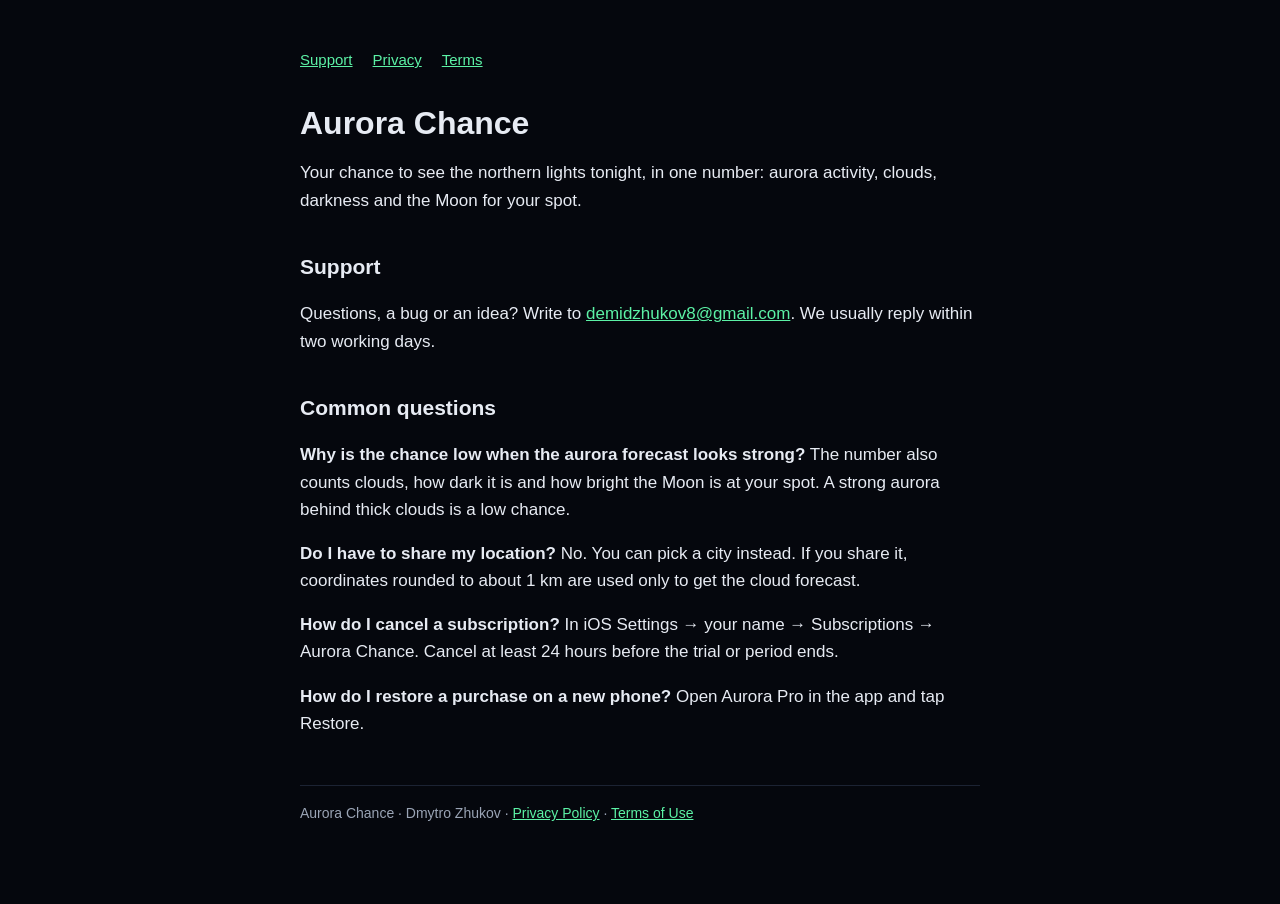
<file: index.html>
<!doctype html>
<html lang="en">
<head>
<meta charset="utf-8">
<meta name="viewport" content="width=device-width, initial-scale=1">
<title>Aurora Chance · Support</title>
<link rel="stylesheet" href="style.css">
</head>
<body>
<main>
<nav><a href="index.html">Support</a><a href="privacy.html">Privacy</a><a href="terms.html">Terms</a></nav>
<h1>Aurora Chance</h1>
<p>Your chance to see the northern lights tonight, in one number: aurora activity, clouds, darkness and the Moon for your spot.</p>

<h2>Support</h2>
<p>Questions, a bug or an idea? Write to <a href="mailto:demidzhukov8@gmail.com">demidzhukov8@gmail.com</a>. We usually reply within two working days.</p>

<h2>Common questions</h2>
<p><strong>Why is the chance low when the aurora forecast looks strong?</strong> The number also counts clouds, how dark it is and how bright the Moon is at your spot. A strong aurora behind thick clouds is a low chance.</p>
<p><strong>Do I have to share my location?</strong> No. You can pick a city instead. If you share it, coordinates rounded to about 1 km are used only to get the cloud forecast.</p>
<p><strong>How do I cancel a subscription?</strong> In iOS Settings → your name → Subscriptions → Aurora Chance. Cancel at least 24 hours before the trial or period ends.</p>
<p><strong>How do I restore a purchase on a new phone?</strong> Open Aurora Pro in the app and tap Restore.</p>

<footer>Aurora Chance · Dmytro Zhukov · <a href="privacy.html">Privacy Policy</a> · <a href="terms.html">Terms of Use</a></footer>
</main>
</body>
</html>
</file>
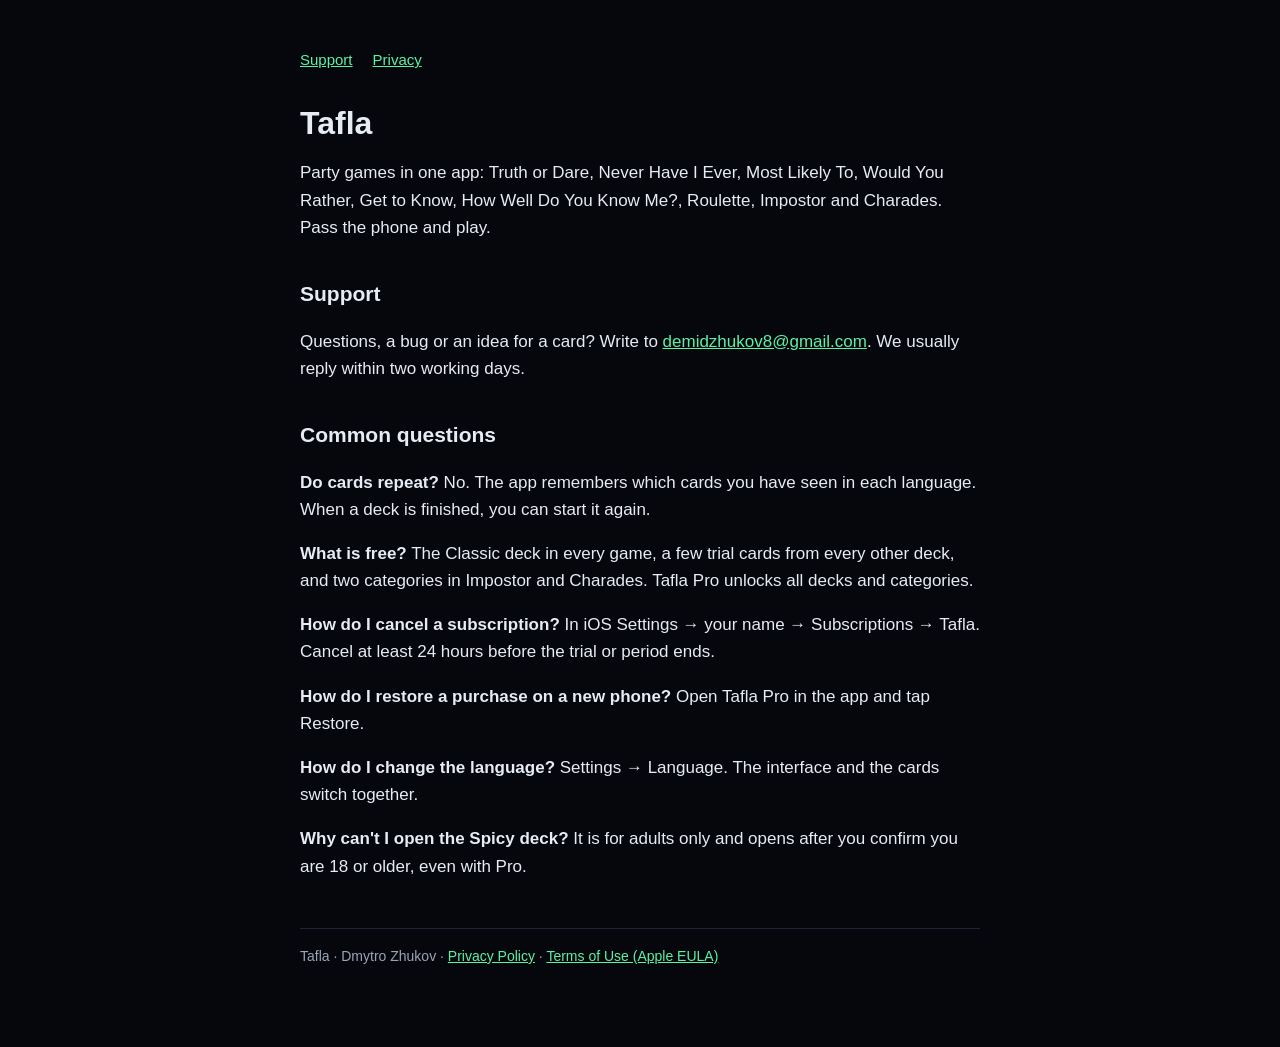
<file: tafla/index.html>
<!doctype html>
<html lang="en">
<head>
<meta charset="utf-8">
<meta name="viewport" content="width=device-width, initial-scale=1">
<title>Tafla · Support</title>
<link rel="stylesheet" href="style.css">
</head>
<body>
<main>
<nav><a href="index.html">Support</a><a href="privacy.html">Privacy</a></nav>
<h1>Tafla</h1>
<p>Party games in one app: Truth or Dare, Never Have I Ever, Most Likely To, Would You Rather, Get to Know, How Well Do You Know Me?, Roulette, Impostor and Charades. Pass the phone and play.</p>

<h2>Support</h2>
<p>Questions, a bug or an idea for a card? Write to <a href="mailto:demidzhukov8@gmail.com">demidzhukov8@gmail.com</a>. We usually reply within two working days.</p>

<h2>Common questions</h2>
<p><strong>Do cards repeat?</strong> No. The app remembers which cards you have seen in each language. When a deck is finished, you can start it again.</p>
<p><strong>What is free?</strong> The Classic deck in every game, a few trial cards from every other deck, and two categories in Impostor and Charades. Tafla Pro unlocks all decks and categories.</p>
<p><strong>How do I cancel a subscription?</strong> In iOS Settings → your name → Subscriptions → Tafla. Cancel at least 24 hours before the trial or period ends.</p>
<p><strong>How do I restore a purchase on a new phone?</strong> Open Tafla Pro in the app and tap Restore.</p>
<p><strong>How do I change the language?</strong> Settings → Language. The interface and the cards switch together.</p>
<p><strong>Why can't I open the Spicy deck?</strong> It is for adults only and opens after you confirm you are 18 or older, even with Pro.</p>

<footer>Tafla · Dmytro Zhukov · <a href="privacy.html">Privacy Policy</a> · <a href="https://www.apple.com/legal/internet-services/itunes/dev/stdeula/">Terms of Use (Apple EULA)</a></footer>
</main>
</body>
</html>
</file>
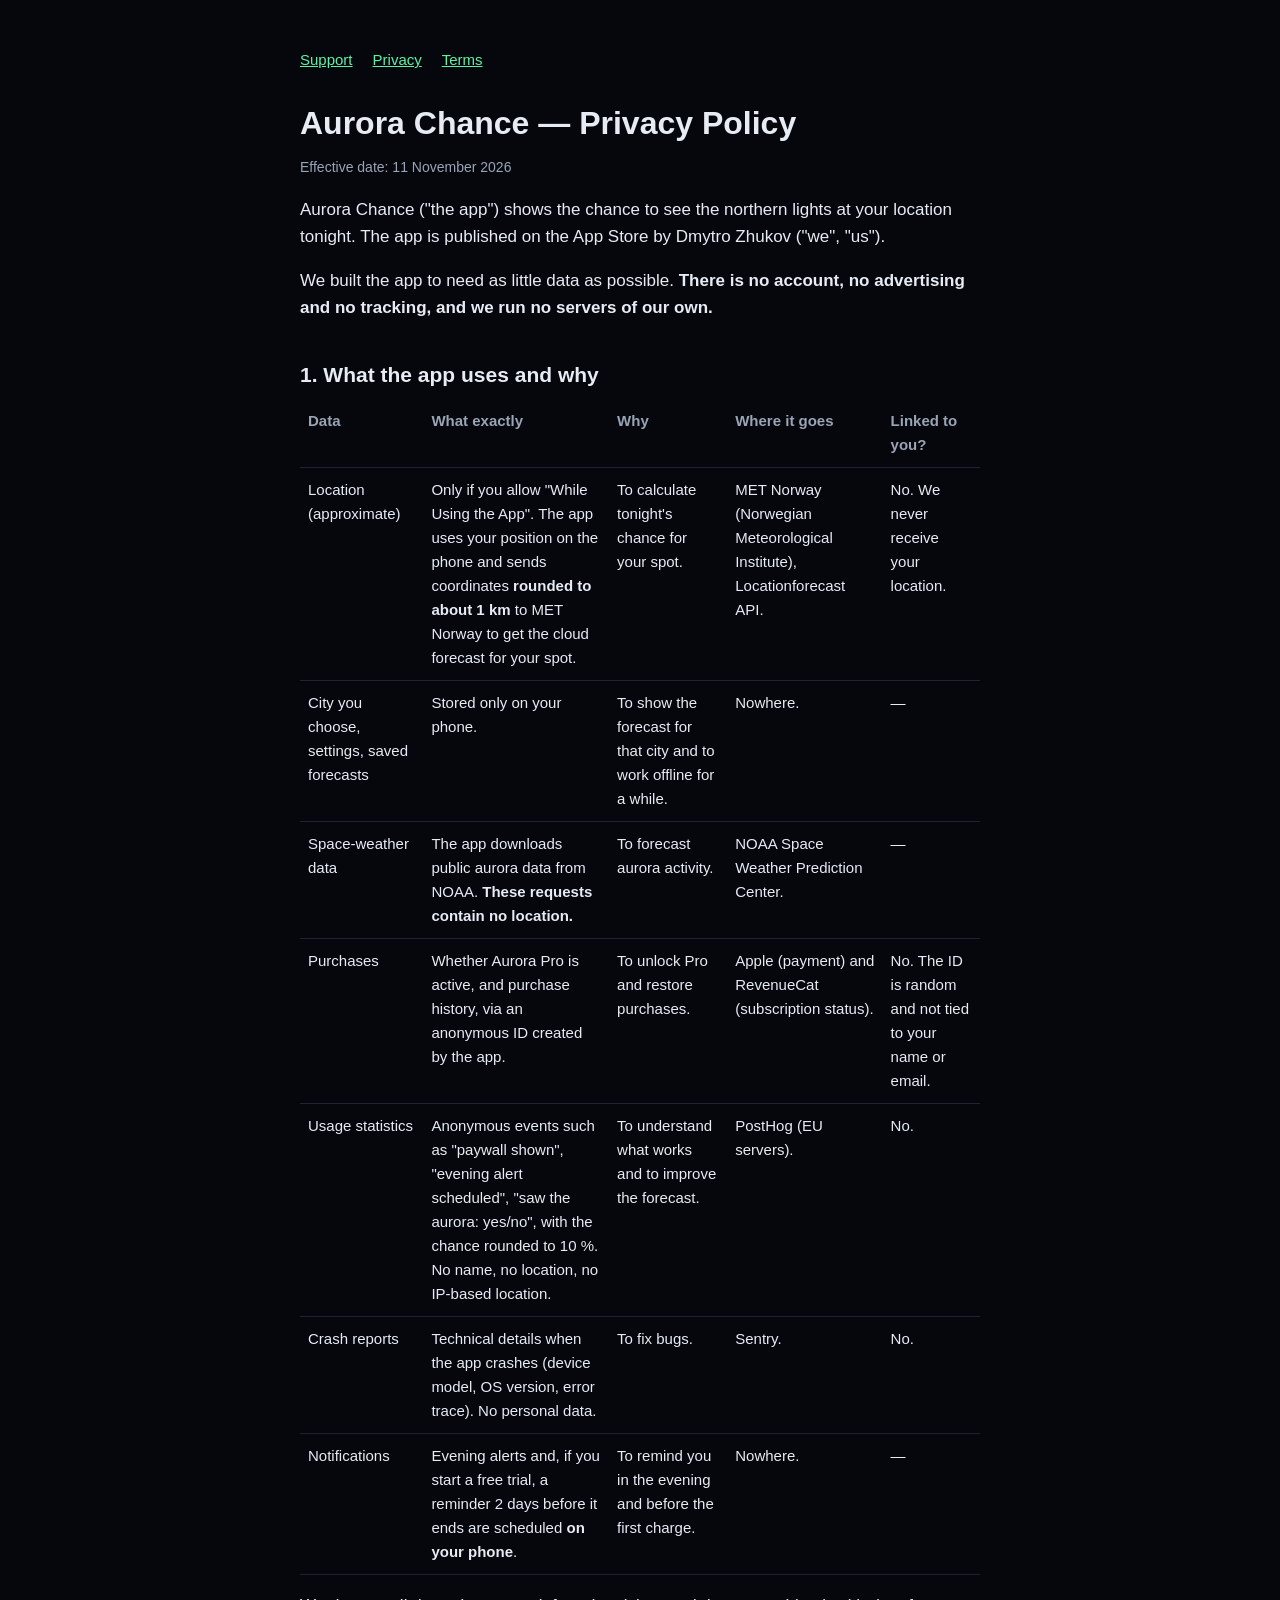
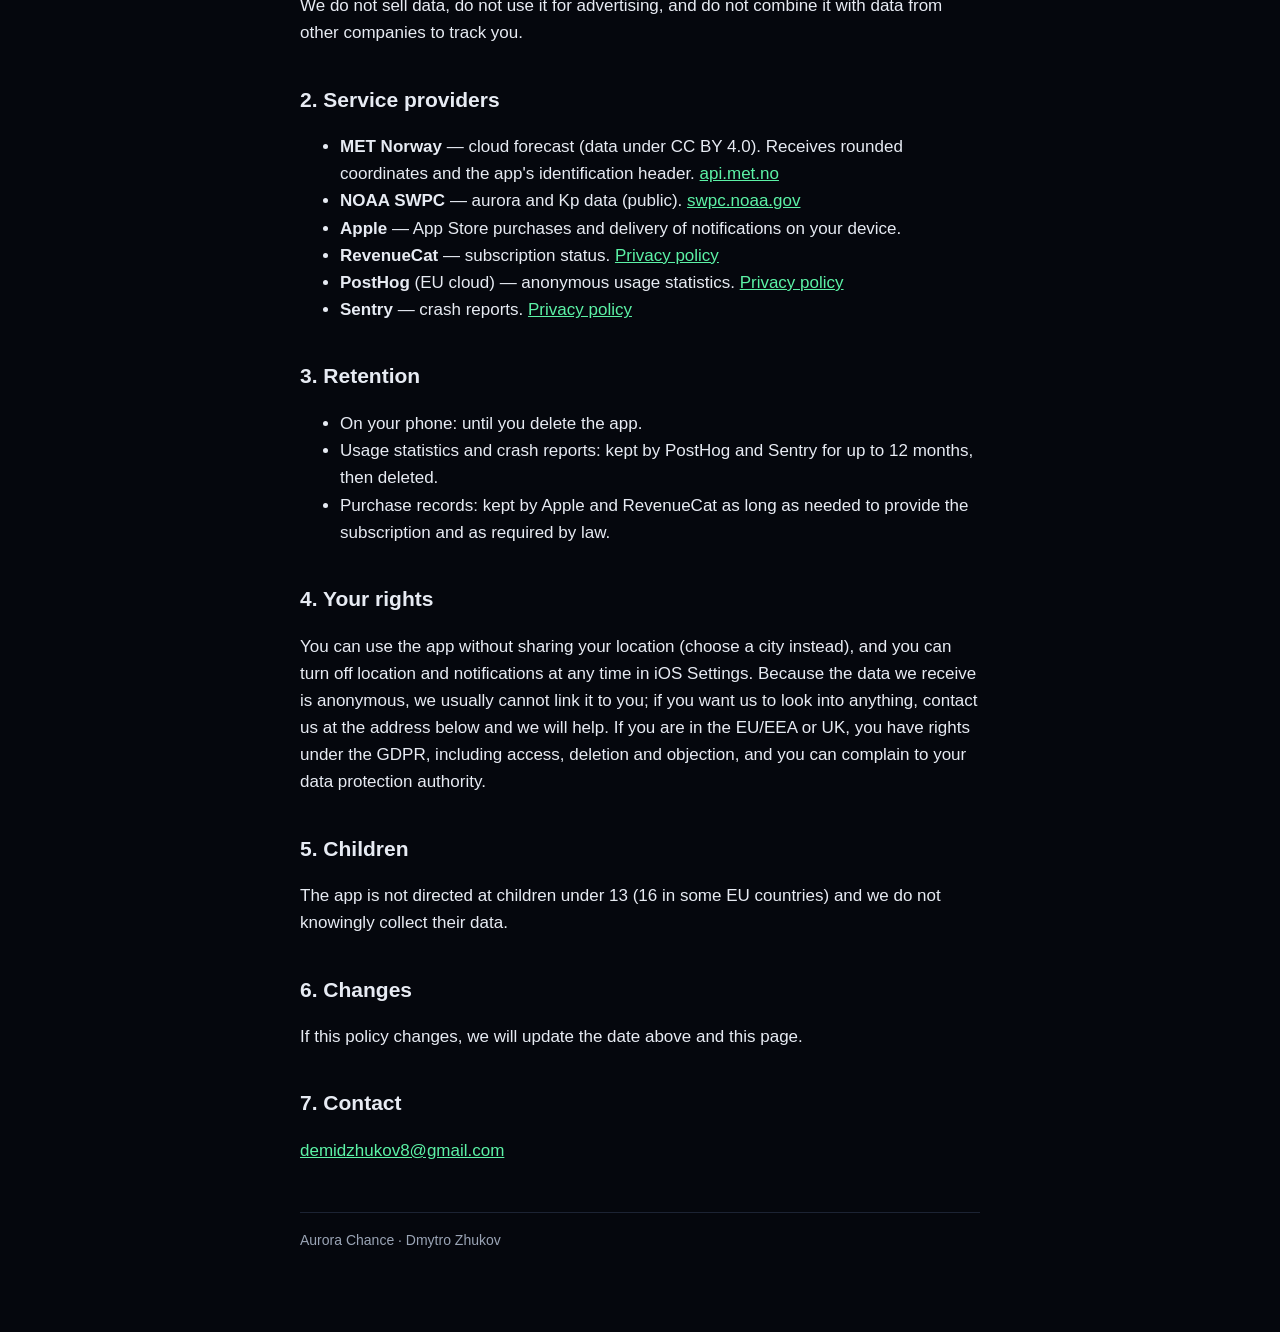
<file: privacy.html>
<!doctype html>
<html lang="en">
<head>
<meta charset="utf-8">
<meta name="viewport" content="width=device-width, initial-scale=1">
<title>Privacy Policy · Aurora Chance</title>
<link rel="stylesheet" href="style.css">
</head>
<body>
<main>
<nav><a href="index.html">Support</a><a href="privacy.html">Privacy</a><a href="terms.html">Terms</a></nav>
<h1>Aurora Chance — Privacy Policy</h1>
<p class="meta">Effective date: 11 November 2026</p>

<p>Aurora Chance ("the app") shows the chance to see the northern lights at your location tonight. The app is published on the App Store by Dmytro Zhukov ("we", "us").</p>
<p>We built the app to need as little data as possible. <strong>There is no account, no advertising and no tracking, and we run no servers of our own.</strong></p>

<h2>1. What the app uses and why</h2>
<div class="table"><table>
<tr><th>Data</th><th>What exactly</th><th>Why</th><th>Where it goes</th><th>Linked to you?</th></tr>
<tr><td>Location (approximate)</td><td>Only if you allow "While Using the App". The app uses your position on the phone and sends coordinates <strong>rounded to about 1 km</strong> to MET Norway to get the cloud forecast for your spot.</td><td>To calculate tonight's chance for your spot.</td><td>MET Norway (Norwegian Meteorological Institute), Locationforecast API.</td><td>No. We never receive your location.</td></tr>
<tr><td>City you choose, settings, saved forecasts</td><td>Stored only on your phone.</td><td>To show the forecast for that city and to work offline for a while.</td><td>Nowhere.</td><td>—</td></tr>
<tr><td>Space-weather data</td><td>The app downloads public aurora data from NOAA. <strong>These requests contain no location.</strong></td><td>To forecast aurora activity.</td><td>NOAA Space Weather Prediction Center.</td><td>—</td></tr>
<tr><td>Purchases</td><td>Whether Aurora Pro is active, and purchase history, via an anonymous ID created by the app.</td><td>To unlock Pro and restore purchases.</td><td>Apple (payment) and RevenueCat (subscription status).</td><td>No. The ID is random and not tied to your name or email.</td></tr>
<tr><td>Usage statistics</td><td>Anonymous events such as "paywall shown", "evening alert scheduled", "saw the aurora: yes/no", with the chance rounded to 10 %. No name, no location, no IP-based location.</td><td>To understand what works and to improve the forecast.</td><td>PostHog (EU servers).</td><td>No.</td></tr>
<tr><td>Crash reports</td><td>Technical details when the app crashes (device model, OS version, error trace). No personal data.</td><td>To fix bugs.</td><td>Sentry.</td><td>No.</td></tr>
<tr><td>Notifications</td><td>Evening alerts and, if you start a free trial, a reminder 2 days before it ends are scheduled <strong>on your phone</strong>.</td><td>To remind you in the evening and before the first charge.</td><td>Nowhere.</td><td>—</td></tr>
</table></div>
<p>We do not sell data, do not use it for advertising, and do not combine it with data from other companies to track you.</p>

<h2>2. Service providers</h2>
<ul>
<li><strong>MET Norway</strong> — cloud forecast (data under CC BY 4.0). Receives rounded coordinates and the app's identification header. <a href="https://api.met.no">api.met.no</a></li>
<li><strong>NOAA SWPC</strong> — aurora and Kp data (public). <a href="https://www.swpc.noaa.gov">swpc.noaa.gov</a></li>
<li><strong>Apple</strong> — App Store purchases and delivery of notifications on your device.</li>
<li><strong>RevenueCat</strong> — subscription status. <a href="https://www.revenuecat.com/privacy">Privacy policy</a></li>
<li><strong>PostHog</strong> (EU cloud) — anonymous usage statistics. <a href="https://posthog.com/privacy">Privacy policy</a></li>
<li><strong>Sentry</strong> — crash reports. <a href="https://sentry.io/privacy/">Privacy policy</a></li>
</ul>

<h2>3. Retention</h2>
<ul>
<li>On your phone: until you delete the app.</li>
<li>Usage statistics and crash reports: kept by PostHog and Sentry for up to 12 months, then deleted.</li>
<li>Purchase records: kept by Apple and RevenueCat as long as needed to provide the subscription and as required by law.</li>
</ul>

<h2>4. Your rights</h2>
<p>You can use the app without sharing your location (choose a city instead), and you can turn off location and notifications at any time in iOS Settings. Because the data we receive is anonymous, we usually cannot link it to you; if you want us to look into anything, contact us at the address below and we will help. If you are in the EU/EEA or UK, you have rights under the GDPR, including access, deletion and objection, and you can complain to your data protection authority.</p>

<h2>5. Children</h2>
<p>The app is not directed at children under 13 (16 in some EU countries) and we do not knowingly collect their data.</p>

<h2>6. Changes</h2>
<p>If this policy changes, we will update the date above and this page.</p>

<h2>7. Contact</h2>
<p><a href="mailto:demidzhukov8@gmail.com">demidzhukov8@gmail.com</a></p>

<footer>Aurora Chance · Dmytro Zhukov</footer>
</main>
</body>
</html>
</file>
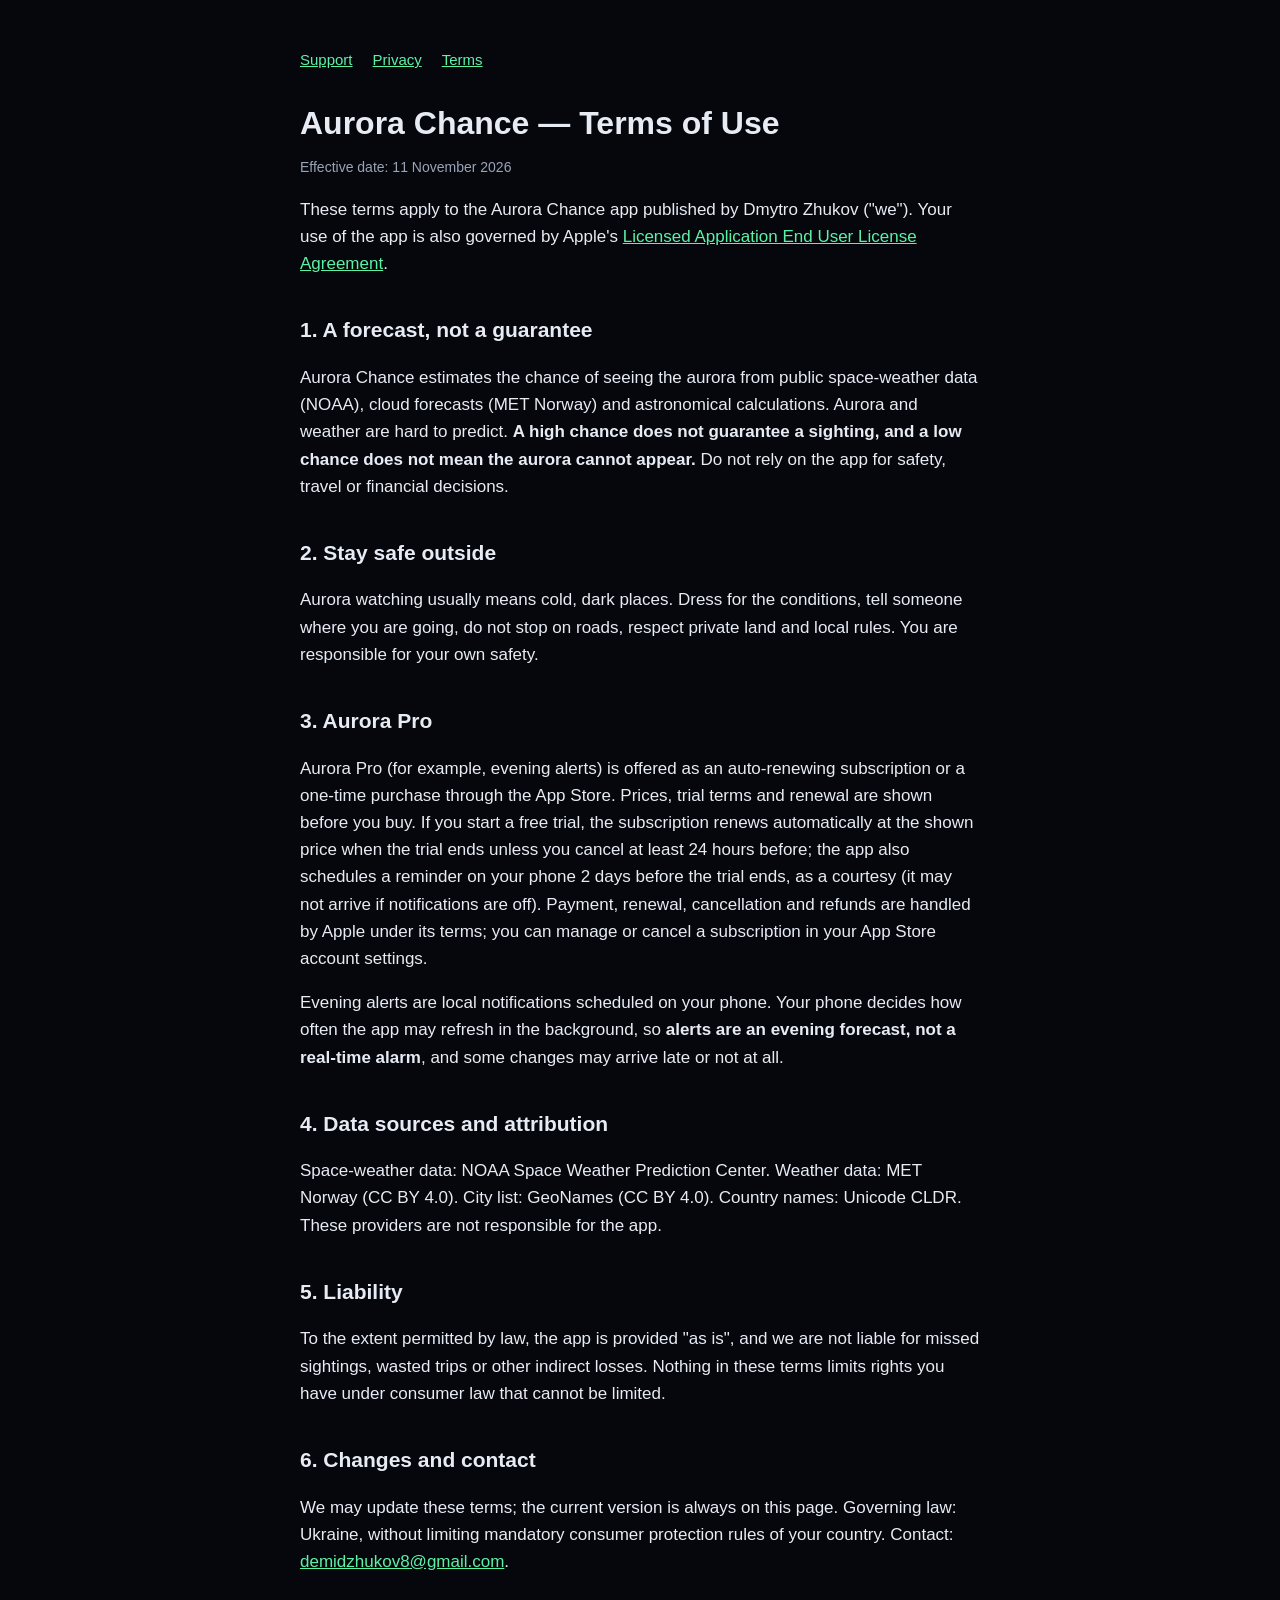
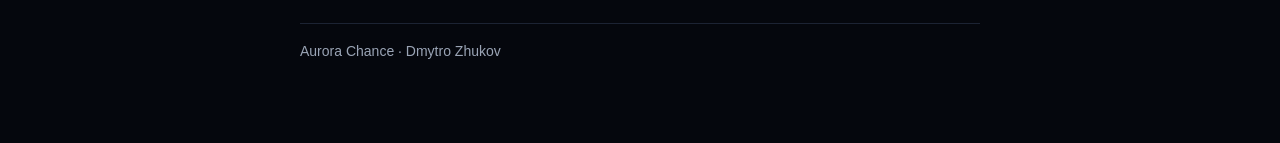
<file: terms.html>
<!doctype html>
<html lang="en">
<head>
<meta charset="utf-8">
<meta name="viewport" content="width=device-width, initial-scale=1">
<title>Terms of Use · Aurora Chance</title>
<link rel="stylesheet" href="style.css">
</head>
<body>
<main>
<nav><a href="index.html">Support</a><a href="privacy.html">Privacy</a><a href="terms.html">Terms</a></nav>
<h1>Aurora Chance — Terms of Use</h1>
<p class="meta">Effective date: 11 November 2026</p>

<p>These terms apply to the Aurora Chance app published by Dmytro Zhukov ("we"). Your use of the app is also governed by Apple's <a href="https://www.apple.com/legal/internet-services/itunes/dev/stdeula/">Licensed Application End User License Agreement</a>.</p>

<h2>1. A forecast, not a guarantee</h2>
<p>Aurora Chance estimates the chance of seeing the aurora from public space-weather data (NOAA), cloud forecasts (MET Norway) and astronomical calculations. Aurora and weather are hard to predict. <strong>A high chance does not guarantee a sighting, and a low chance does not mean the aurora cannot appear.</strong> Do not rely on the app for safety, travel or financial decisions.</p>

<h2>2. Stay safe outside</h2>
<p>Aurora watching usually means cold, dark places. Dress for the conditions, tell someone where you are going, do not stop on roads, respect private land and local rules. You are responsible for your own safety.</p>

<h2>3. Aurora Pro</h2>
<p>Aurora Pro (for example, evening alerts) is offered as an auto-renewing subscription or a one-time purchase through the App Store. Prices, trial terms and renewal are shown before you buy. If you start a free trial, the subscription renews automatically at the shown price when the trial ends unless you cancel at least 24 hours before; the app also schedules a reminder on your phone 2 days before the trial ends, as a courtesy (it may not arrive if notifications are off). Payment, renewal, cancellation and refunds are handled by Apple under its terms; you can manage or cancel a subscription in your App Store account settings.</p>
<p>Evening alerts are local notifications scheduled on your phone. Your phone decides how often the app may refresh in the background, so <strong>alerts are an evening forecast, not a real-time alarm</strong>, and some changes may arrive late or not at all.</p>

<h2>4. Data sources and attribution</h2>
<p>Space-weather data: NOAA Space Weather Prediction Center. Weather data: MET Norway (CC BY 4.0). City list: GeoNames (CC BY 4.0). Country names: Unicode CLDR. These providers are not responsible for the app.</p>

<h2>5. Liability</h2>
<p>To the extent permitted by law, the app is provided "as is", and we are not liable for missed sightings, wasted trips or other indirect losses. Nothing in these terms limits rights you have under consumer law that cannot be limited.</p>

<h2>6. Changes and contact</h2>
<p>We may update these terms; the current version is always on this page. Governing law: Ukraine, without limiting mandatory consumer protection rules of your country. Contact: <a href="mailto:demidzhukov8@gmail.com">demidzhukov8@gmail.com</a>.</p>

<footer>Aurora Chance · Dmytro Zhukov</footer>
</main>
</body>
</html>
</file>
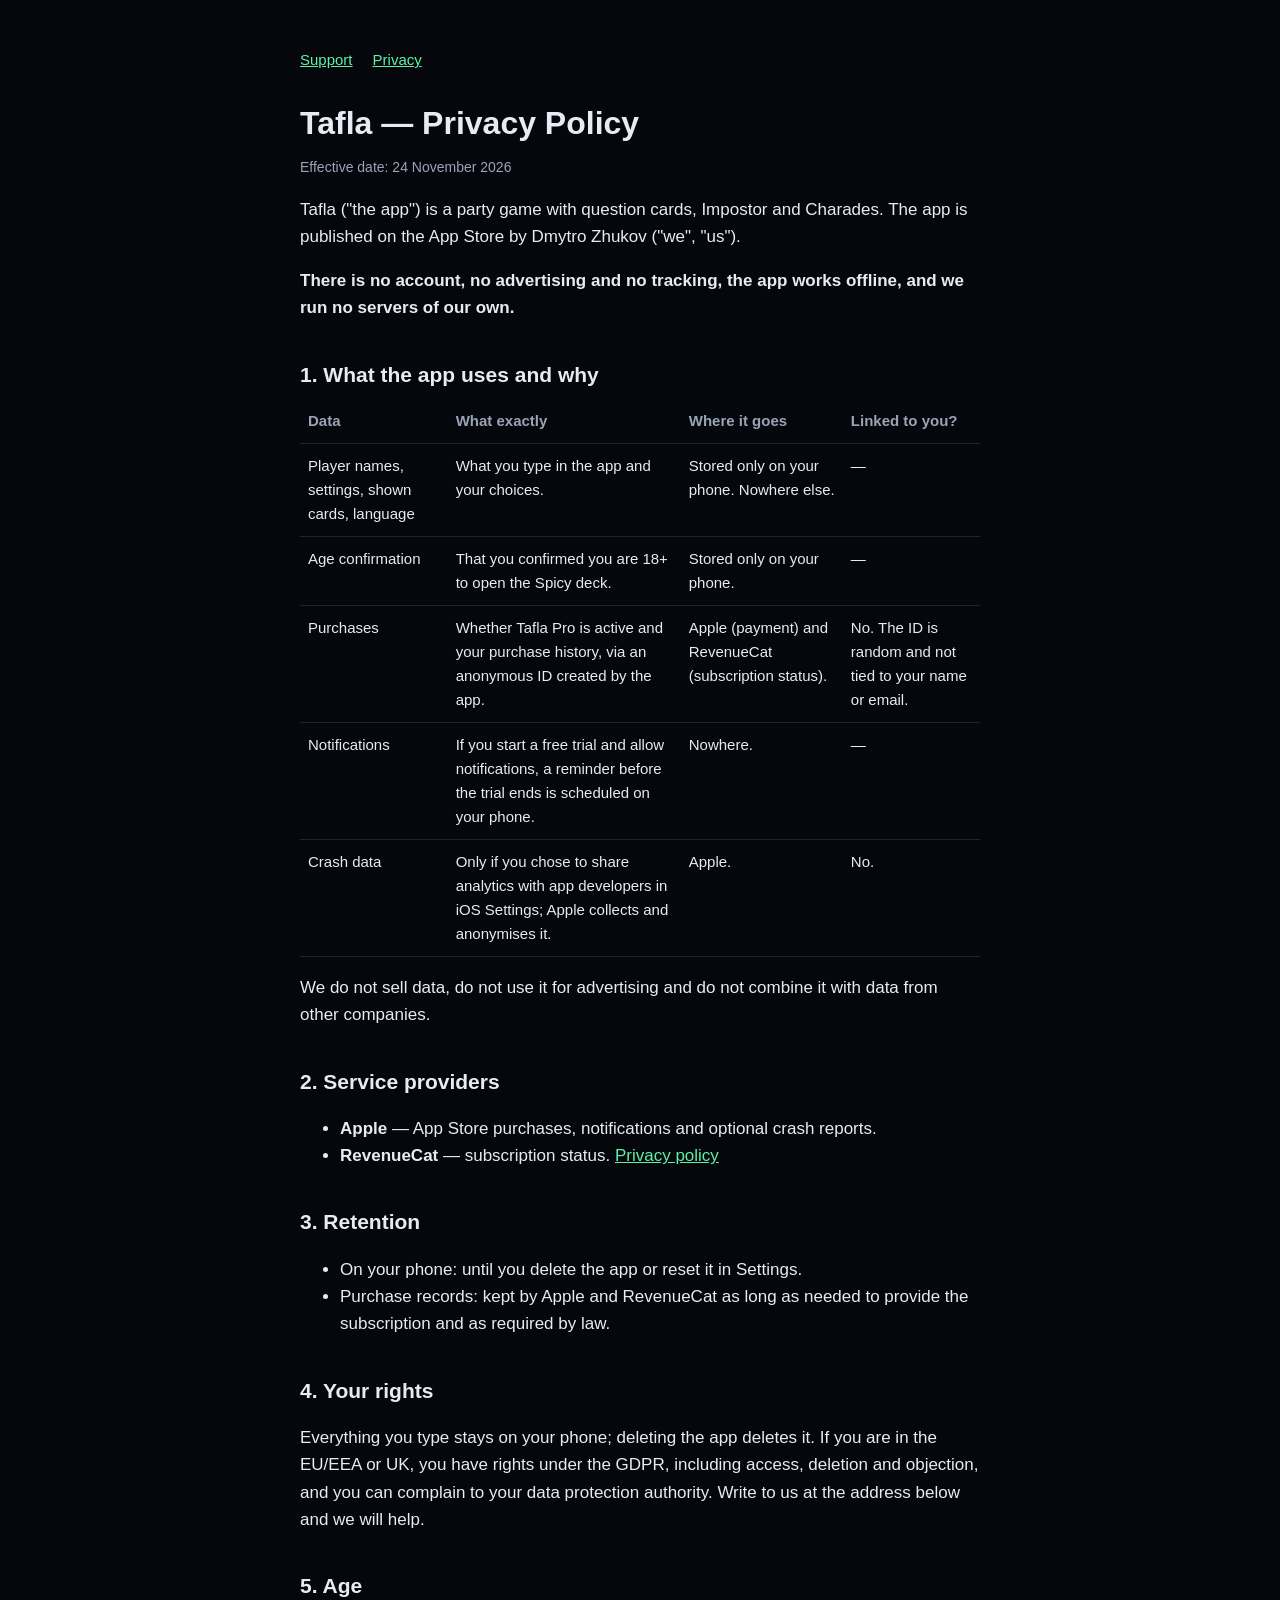
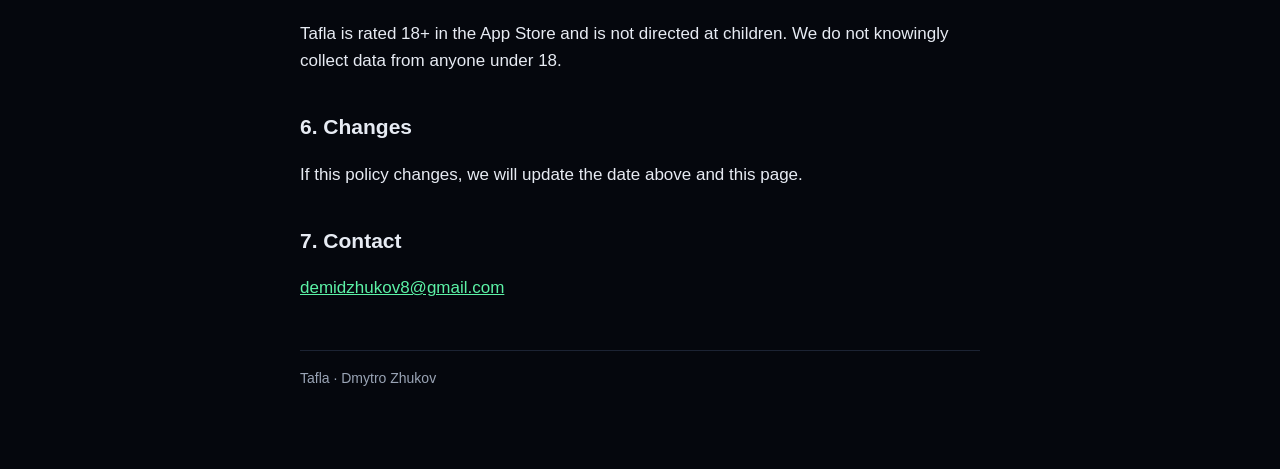
<file: tafla/privacy.html>
<!doctype html>
<html lang="en">
<head>
<meta charset="utf-8">
<meta name="viewport" content="width=device-width, initial-scale=1">
<title>Privacy Policy · Tafla</title>
<link rel="stylesheet" href="style.css">
</head>
<body>
<main>
<nav><a href="index.html">Support</a><a href="privacy.html">Privacy</a></nav>
<h1>Tafla — Privacy Policy</h1>
<p class="meta">Effective date: 24 November 2026</p>

<p>Tafla ("the app") is a party game with question cards, Impostor and Charades. The app is published on the App Store by Dmytro Zhukov ("we", "us").</p>
<p><strong>There is no account, no advertising and no tracking, the app works offline, and we run no servers of our own.</strong></p>

<h2>1. What the app uses and why</h2>
<div class="table"><table>
<tr><th>Data</th><th>What exactly</th><th>Where it goes</th><th>Linked to you?</th></tr>
<tr><td>Player names, settings, shown cards, language</td><td>What you type in the app and your choices.</td><td>Stored only on your phone. Nowhere else.</td><td>—</td></tr>
<tr><td>Age confirmation</td><td>That you confirmed you are 18+ to open the Spicy deck.</td><td>Stored only on your phone.</td><td>—</td></tr>
<tr><td>Purchases</td><td>Whether Tafla Pro is active and your purchase history, via an anonymous ID created by the app.</td><td>Apple (payment) and RevenueCat (subscription status).</td><td>No. The ID is random and not tied to your name or email.</td></tr>
<tr><td>Notifications</td><td>If you start a free trial and allow notifications, a reminder before the trial ends is scheduled on your phone.</td><td>Nowhere.</td><td>—</td></tr>
<tr><td>Crash data</td><td>Only if you chose to share analytics with app developers in iOS Settings; Apple collects and anonymises it.</td><td>Apple.</td><td>No.</td></tr>
</table></div>
<p>We do not sell data, do not use it for advertising and do not combine it with data from other companies.</p>

<h2>2. Service providers</h2>
<ul>
<li><strong>Apple</strong> — App Store purchases, notifications and optional crash reports.</li>
<li><strong>RevenueCat</strong> — subscription status. <a href="https://www.revenuecat.com/privacy">Privacy policy</a></li>
</ul>

<h2>3. Retention</h2>
<ul>
<li>On your phone: until you delete the app or reset it in Settings.</li>
<li>Purchase records: kept by Apple and RevenueCat as long as needed to provide the subscription and as required by law.</li>
</ul>

<h2>4. Your rights</h2>
<p>Everything you type stays on your phone; deleting the app deletes it. If you are in the EU/EEA or UK, you have rights under the GDPR, including access, deletion and objection, and you can complain to your data protection authority. Write to us at the address below and we will help.</p>

<h2>5. Age</h2>
<p>Tafla is rated 18+ in the App Store and is not directed at children. We do not knowingly collect data from anyone under 18.</p>

<h2>6. Changes</h2>
<p>If this policy changes, we will update the date above and this page.</p>

<h2>7. Contact</h2>
<p><a href="mailto:demidzhukov8@gmail.com">demidzhukov8@gmail.com</a></p>

<footer>Tafla · Dmytro Zhukov</footer>
</main>
</body>
</html>
</file>
<file: style.css>
:root { color-scheme: dark; --bg: #05070d; --text: #e7ebf3; --muted: #9aa4b5; --accent: #5cf2a6; --line: #1c2333; }
* { box-sizing: border-box; }
body { margin: 0; background: var(--bg); color: var(--text); font: 17px/1.6 -apple-system, BlinkMacSystemFont, "Segoe UI", Roboto, sans-serif; }
main { max-width: 720px; margin: 0 auto; padding: 48px 20px 80px; }
h1 { font-size: 32px; line-height: 1.2; margin: 0 0 8px; }
h2 { font-size: 21px; margin: 36px 0 8px; }
p, li { color: var(--text); }
.meta, footer { color: var(--muted); font-size: 14px; }
a { color: var(--accent); }
nav { display: flex; gap: 20px; margin-bottom: 32px; font-size: 15px; }
.table { overflow-x: auto; }
table { border-collapse: collapse; width: 100%; font-size: 15px; }
th, td { text-align: left; vertical-align: top; padding: 10px 8px; border-bottom: 1px solid var(--line); }
th { color: var(--muted); font-weight: 600; }
footer { margin-top: 48px; padding-top: 16px; border-top: 1px solid var(--line); }
</file>
<file: tafla/style.css>
:root { color-scheme: dark; --bg: #05070d; --text: #e7ebf3; --muted: #9aa4b5; --accent: #5cf2a6; --line: #1c2333; }
* { box-sizing: border-box; }
body { margin: 0; background: var(--bg); color: var(--text); font: 17px/1.6 -apple-system, BlinkMacSystemFont, "Segoe UI", Roboto, sans-serif; }
main { max-width: 720px; margin: 0 auto; padding: 48px 20px 80px; }
h1 { font-size: 32px; line-height: 1.2; margin: 0 0 8px; }
h2 { font-size: 21px; margin: 36px 0 8px; }
p, li { color: var(--text); }
.meta, footer { color: var(--muted); font-size: 14px; }
a { color: var(--accent); }
nav { display: flex; gap: 20px; margin-bottom: 32px; font-size: 15px; }
.table { overflow-x: auto; }
table { border-collapse: collapse; width: 100%; font-size: 15px; }
th, td { text-align: left; vertical-align: top; padding: 10px 8px; border-bottom: 1px solid var(--line); }
th { color: var(--muted); font-weight: 600; }
footer { margin-top: 48px; padding-top: 16px; border-top: 1px solid var(--line); }
</file>
